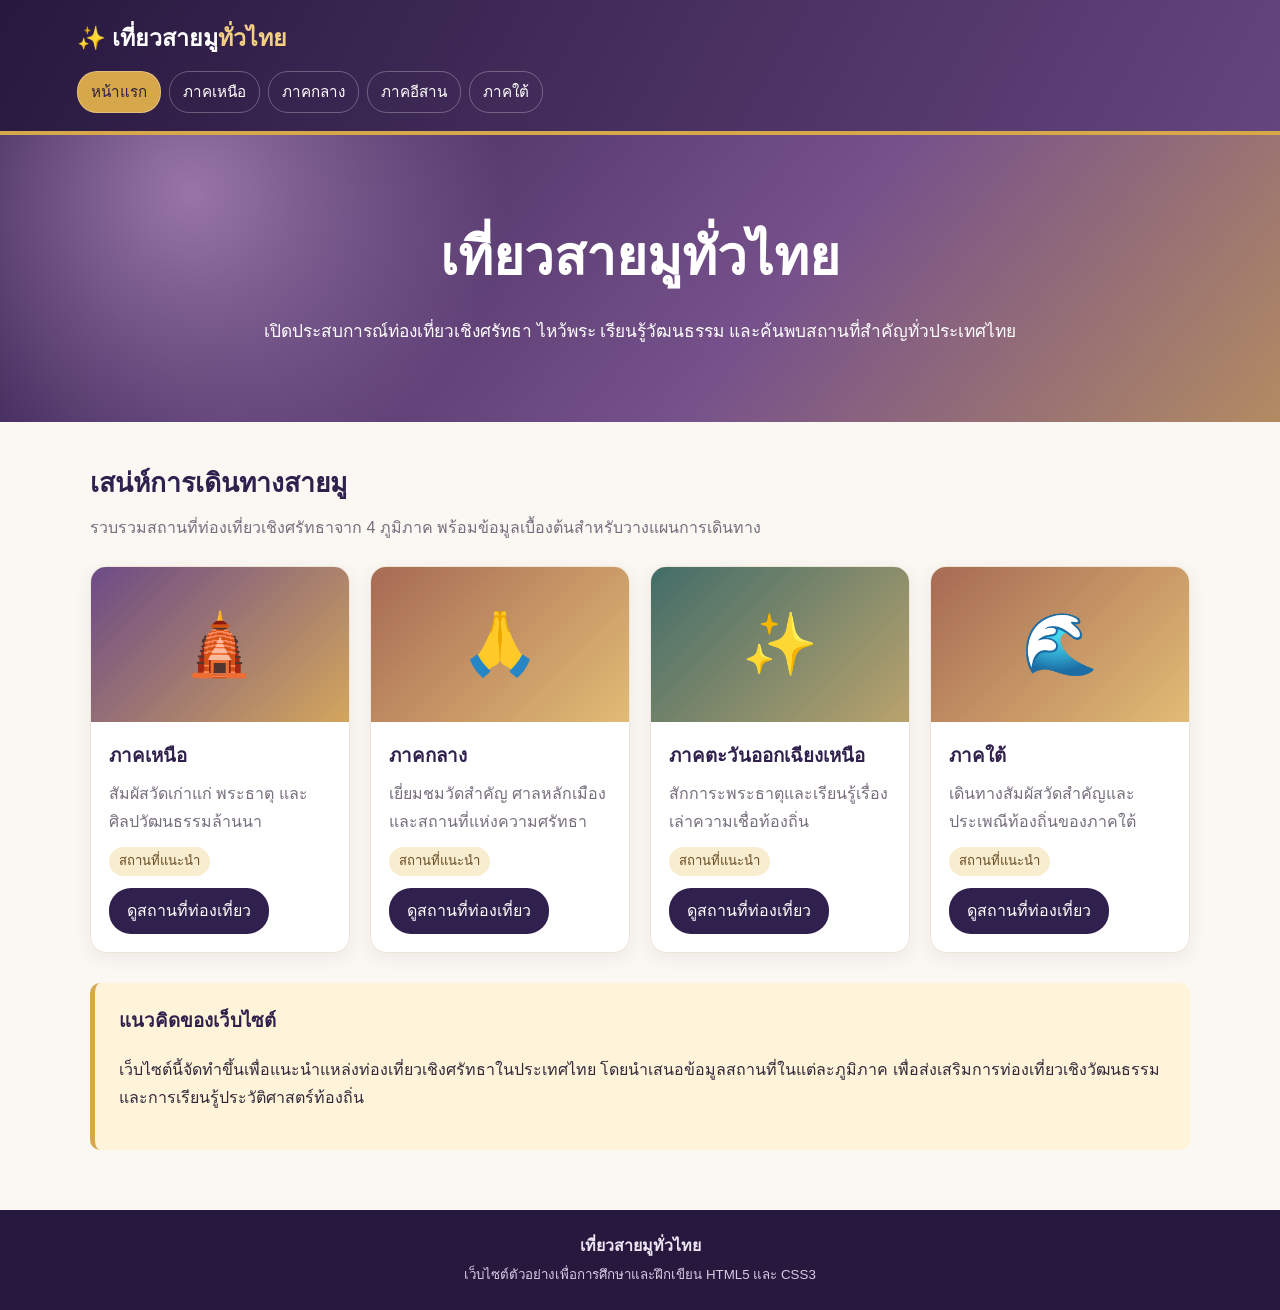
<file: index.html>
<!DOCTYPE html>
<html lang="th">
<head>
  <meta charset="UTF-8">
  <meta name="viewport" content="width=device-width, initial-scale=1.0">
  <meta name="description" content="เว็บไซต์แนะนำแหล่งท่องเที่ยวสายมูของประเทศไทย">
  <title>เที่ยวสายมูทั่วไทย | หน้าแรก</title>
  <link rel="stylesheet" href="style.css">
</head>
<body>
  <header>
    <div class="brand">✨ เที่ยวสายมู<span>ทั่วไทย</span></div>
    <nav aria-label="เมนูหลัก"><a class="active" href="index.html">หน้าแรก</a><a class="" href="north.html">ภาคเหนือ</a><a class="" href="central.html">ภาคกลาง</a><a class="" href="northeast.html">ภาคอีสาน</a><a class="" href="south.html">ภาคใต้</a></nav>
  </header>
  <section class="hero">
    <h1>เที่ยวสายมูทั่วไทย</h1>
    <p>เปิดประสบการณ์ท่องเที่ยวเชิงศรัทธา ไหว้พระ เรียนรู้วัฒนธรรม และค้นพบสถานที่สำคัญทั่วประเทศไทย</p>
  </section>
  <main class="container">
    <h2 class="section-title">เสน่ห์การเดินทางสายมู</h2>
    <p class="intro">รวบรวมสถานที่ท่องเที่ยวเชิงศรัทธาจาก 4 ภูมิภาค พร้อมข้อมูลเบื้องต้นสำหรับวางแผนการเดินทาง</p>
    <div class="cards"><article class="card"><div class="card-art" aria-hidden="true">🛕</div><div class="card-body"><h3>ภาคเหนือ</h3><p>สัมผัสวัดเก่าแก่ พระธาตุ และศิลปวัฒนธรรมล้านนา</p><span class="pill">สถานที่แนะนำ</span><br><a class="button" href="north.html">ดูสถานที่ท่องเที่ยว</a></div></article><article class="card"><div class="card-art" aria-hidden="true">🙏</div><div class="card-body"><h3>ภาคกลาง</h3><p>เยี่ยมชมวัดสำคัญ ศาลหลักเมือง และสถานที่แห่งความศรัทธา</p><span class="pill">สถานที่แนะนำ</span><br><a class="button" href="central.html">ดูสถานที่ท่องเที่ยว</a></div></article><article class="card"><div class="card-art" aria-hidden="true">✨</div><div class="card-body"><h3>ภาคตะวันออกเฉียงเหนือ</h3><p>สักการะพระธาตุและเรียนรู้เรื่องเล่าความเชื่อท้องถิ่น</p><span class="pill">สถานที่แนะนำ</span><br><a class="button" href="northeast.html">ดูสถานที่ท่องเที่ยว</a></div></article><article class="card"><div class="card-art" aria-hidden="true">🌊</div><div class="card-body"><h3>ภาคใต้</h3><p>เดินทางสัมผัสวัดสำคัญและประเพณีท้องถิ่นของภาคใต้</p><span class="pill">สถานที่แนะนำ</span><br><a class="button" href="south.html">ดูสถานที่ท่องเที่ยว</a></div></article></div>
    
    <div class="info"><h3>แนวคิดของเว็บไซต์</h3>
    <p>เว็บไซต์นี้จัดทำขึ้นเพื่อแนะนำแหล่งท่องเที่ยวเชิงศรัทธาในประเทศไทย โดยนำเสนอข้อมูลสถานที่ในแต่ละภูมิภาค เพื่อส่งเสริมการท่องเที่ยวเชิงวัฒนธรรมและการเรียนรู้ประวัติศาสตร์ท้องถิ่น</p>
    </div>
    
  </main>
  <footer>
    <strong>เที่ยวสายมูทั่วไทย</strong><br>
    <small>เว็บไซต์ตัวอย่างเพื่อการศึกษาและฝึกเขียน HTML5 และ CSS3</small>
  </footer>
</body>
</html>
</file>
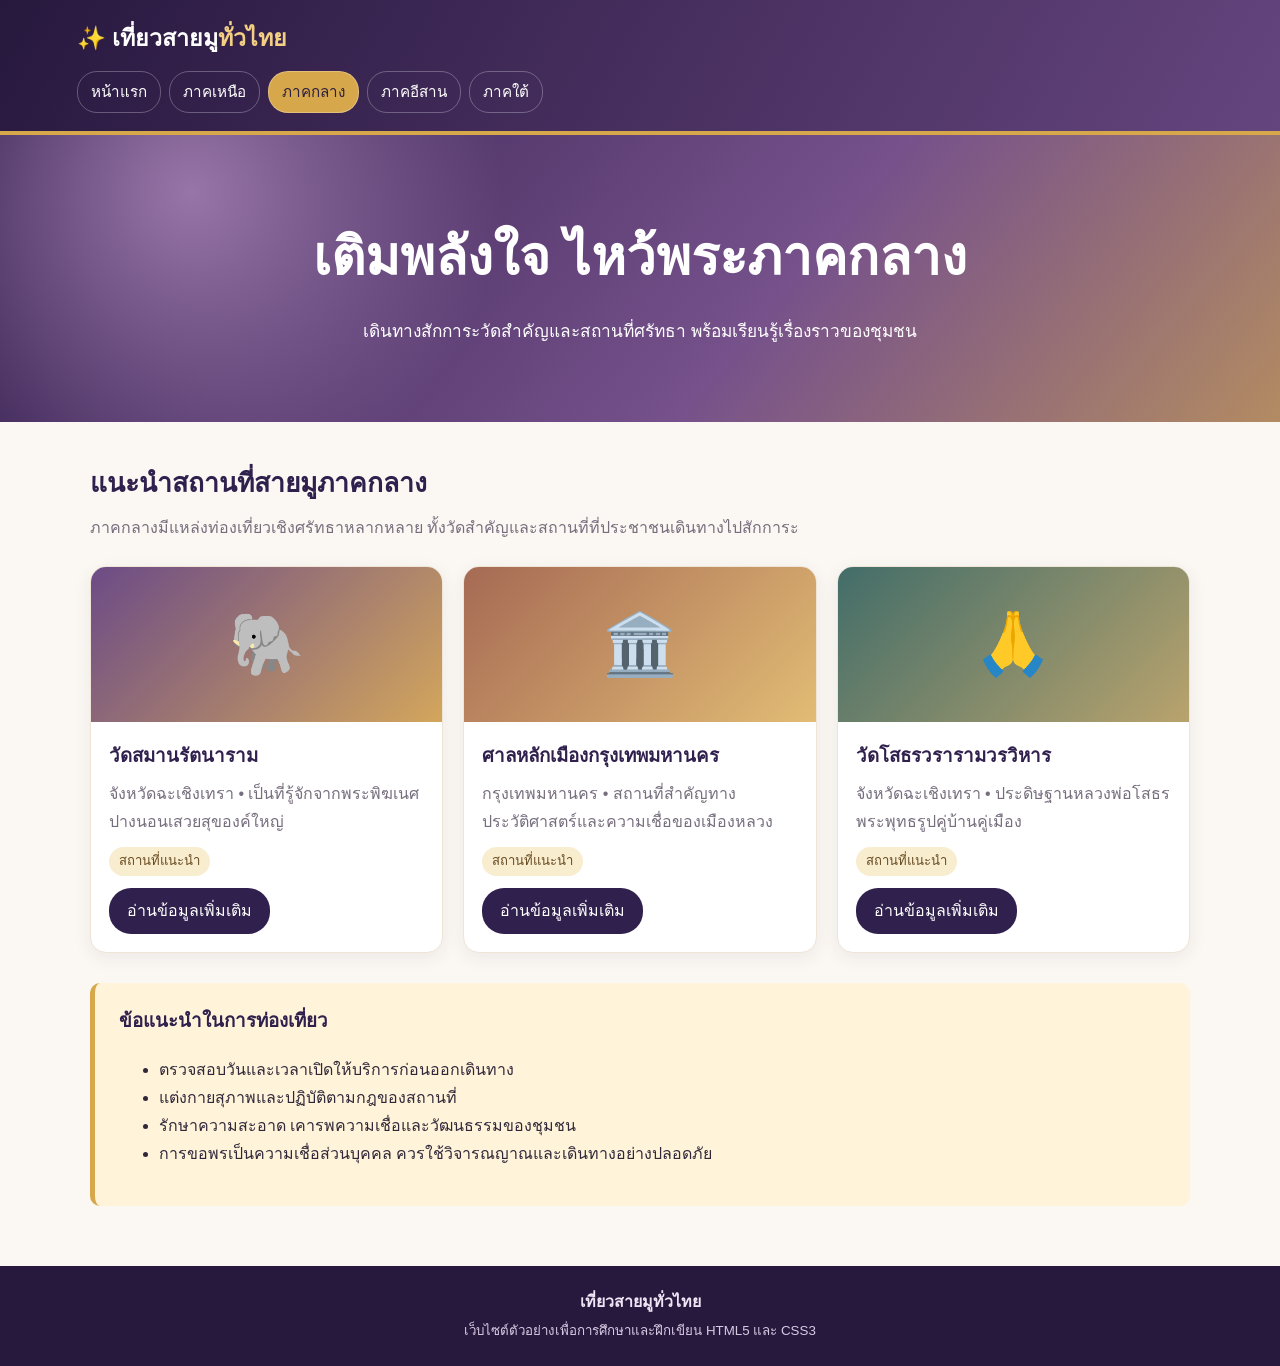
<file: central.html>
<!DOCTYPE html>
<html lang="th">
<head>
  <meta charset="UTF-8">
  <meta name="viewport" content="width=device-width, initial-scale=1.0">
  <meta name="description" content="เว็บไซต์แนะนำแหล่งท่องเที่ยวสายมูของประเทศไทย">
  <title>เที่ยวสายมู | ภาคกลาง</title>
  <link rel="stylesheet" href="style.css">
</head>
<body>
  <header>
    <div class="brand">✨ เที่ยวสายมู<span>ทั่วไทย</span></div>
    <nav aria-label="เมนูหลัก"><a class="" href="index.html">หน้าแรก</a><a class="" href="north.html">ภาคเหนือ</a><a class="active" href="central.html">ภาคกลาง</a><a class="" href="northeast.html">ภาคอีสาน</a><a class="" href="south.html">ภาคใต้</a></nav>
  </header>
  <section class="hero">
    <h1>เติมพลังใจ ไหว้พระภาคกลาง</h1>
    <p>เดินทางสักการะวัดสำคัญและสถานที่ศรัทธา พร้อมเรียนรู้เรื่องราวของชุมชน</p>
  </section>
  <main class="container">
    <h2 class="section-title">แนะนำสถานที่สายมูภาคกลาง</h2>
    <p class="intro">ภาคกลางมีแหล่งท่องเที่ยวเชิงศรัทธาหลากหลาย ทั้งวัดสำคัญและสถานที่ที่ประชาชนเดินทางไปสักการะ</p>
    <div class="cards"><article class="card"><div class="card-art" aria-hidden="true">🐘</div><div class="card-body"><h3>วัดสมานรัตนาราม</h3><p>จังหวัดฉะเชิงเทรา • เป็นที่รู้จักจากพระพิฆเนศปางนอนเสวยสุของค์ใหญ่</p><span class="pill">สถานที่แนะนำ</span><br><a class="button" href="https://th.wikipedia.org/wiki/วัดสมานรัตนาราม" target="_blank" rel="noopener">อ่านข้อมูลเพิ่มเติม</a></div></article><article class="card"><div class="card-art" aria-hidden="true">🏛️</div><div class="card-body"><h3>ศาลหลักเมืองกรุงเทพมหานคร</h3><p>กรุงเทพมหานคร • สถานที่สำคัญทางประวัติศาสตร์และความเชื่อของเมืองหลวง</p><span class="pill">สถานที่แนะนำ</span><br><a class="button" href="https://th.wikipedia.org/wiki/ศาลหลักเมืองกรุงเทพมหานคร" target="_blank" rel="noopener">อ่านข้อมูลเพิ่มเติม</a></div></article><article class="card"><div class="card-art" aria-hidden="true">🙏</div><div class="card-body"><h3>วัดโสธรวรารามวรวิหาร</h3><p>จังหวัดฉะเชิงเทรา • ประดิษฐานหลวงพ่อโสธร พระพุทธรูปคู่บ้านคู่เมือง</p><span class="pill">สถานที่แนะนำ</span><br><a class="button" href="https://th.wikipedia.org/wiki/วัดโสธรวรารามวรวิหาร" target="_blank" rel="noopener">อ่านข้อมูลเพิ่มเติม</a></div></article></div>
    
    <div class="info"><h3>ข้อแนะนำในการท่องเที่ยว</h3>
    <ul><li>ตรวจสอบวันและเวลาเปิดให้บริการก่อนออกเดินทาง</li>
    <li>แต่งกายสุภาพและปฏิบัติตามกฎของสถานที่</li>
    <li>รักษาความสะอาด เคารพความเชื่อและวัฒนธรรมของชุมชน</li>
    <li>การขอพรเป็นความเชื่อส่วนบุคคล ควรใช้วิจารณญาณและเดินทางอย่างปลอดภัย</li></ul></div>
    
  </main>
  <footer>
    <strong>เที่ยวสายมูทั่วไทย</strong><br>
    <small>เว็บไซต์ตัวอย่างเพื่อการศึกษาและฝึกเขียน HTML5 และ CSS3</small>
  </footer>
</body>
</html>
</file>
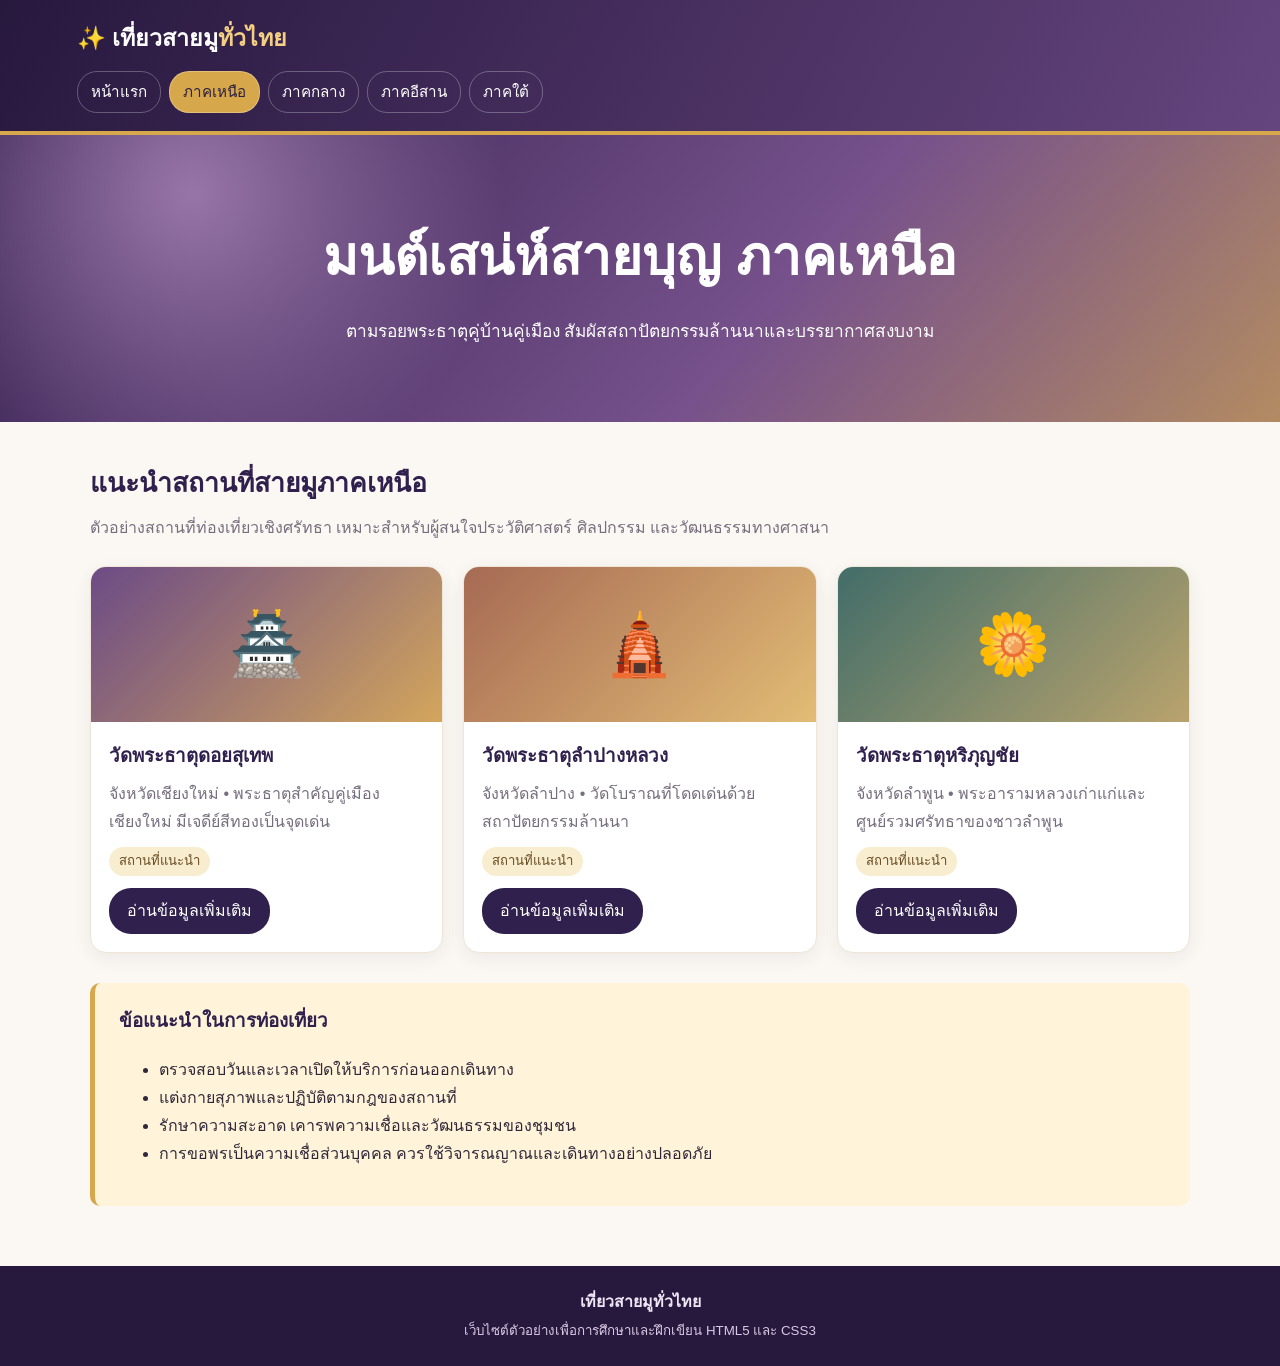
<file: north.html>
<!DOCTYPE html>
<html lang="th">
<head>
  <meta charset="UTF-8">
  <meta name="viewport" content="width=device-width, initial-scale=1.0">
  <meta name="description" content="เว็บไซต์แนะนำแหล่งท่องเที่ยวสายมูของประเทศไทย">
  <title>เที่ยวสายมู | ภาคเหนือ</title>
  <link rel="stylesheet" href="style.css">
</head>
<body>
  <header>
    <div class="brand">✨ เที่ยวสายมู<span>ทั่วไทย</span></div>
    <nav aria-label="เมนูหลัก"><a class="" href="index.html">หน้าแรก</a><a class="active" href="north.html">ภาคเหนือ</a><a class="" href="central.html">ภาคกลาง</a><a class="" href="northeast.html">ภาคอีสาน</a><a class="" href="south.html">ภาคใต้</a></nav>
  </header>
  <section class="hero">
    <h1>มนต์เสน่ห์สายบุญ ภาคเหนือ</h1>
    <p>ตามรอยพระธาตุคู่บ้านคู่เมือง สัมผัสสถาปัตยกรรมล้านนาและบรรยากาศสงบงาม</p>
  </section>
  <main class="container">
    <h2 class="section-title">แนะนำสถานที่สายมูภาคเหนือ</h2>
    <p class="intro">ตัวอย่างสถานที่ท่องเที่ยวเชิงศรัทธา เหมาะสำหรับผู้สนใจประวัติศาสตร์ ศิลปกรรม และวัฒนธรรมทางศาสนา</p>
    <div class="cards"><article class="card"><div class="card-art" aria-hidden="true">🏯</div><div class="card-body"><h3>วัดพระธาตุดอยสุเทพ</h3><p>จังหวัดเชียงใหม่ • พระธาตุสำคัญคู่เมืองเชียงใหม่ มีเจดีย์สีทองเป็นจุดเด่น</p><span class="pill">สถานที่แนะนำ</span><br><a class="button" href="https://th.wikipedia.org/wiki/วัดพระธาตุดอยสุเทพราชวรวิหาร" target="_blank" rel="noopener">อ่านข้อมูลเพิ่มเติม</a></div></article><article class="card"><div class="card-art" aria-hidden="true">🛕</div><div class="card-body"><h3>วัดพระธาตุลำปางหลวง</h3><p>จังหวัดลำปาง • วัดโบราณที่โดดเด่นด้วยสถาปัตยกรรมล้านนา</p><span class="pill">สถานที่แนะนำ</span><br><a class="button" href="https://th.wikipedia.org/wiki/วัดพระธาตุลำปางหลวง" target="_blank" rel="noopener">อ่านข้อมูลเพิ่มเติม</a></div></article><article class="card"><div class="card-art" aria-hidden="true">🌼</div><div class="card-body"><h3>วัดพระธาตุหริภุญชัย</h3><p>จังหวัดลำพูน • พระอารามหลวงเก่าแก่และศูนย์รวมศรัทธาของชาวลำพูน</p><span class="pill">สถานที่แนะนำ</span><br><a class="button" href="https://th.wikipedia.org/wiki/วัดพระธาตุหริภุญชัย" target="_blank" rel="noopener">อ่านข้อมูลเพิ่มเติม</a></div></article></div>
    
    <div class="info"><h3>ข้อแนะนำในการท่องเที่ยว</h3>
    <ul><li>ตรวจสอบวันและเวลาเปิดให้บริการก่อนออกเดินทาง</li>
    <li>แต่งกายสุภาพและปฏิบัติตามกฎของสถานที่</li>
    <li>รักษาความสะอาด เคารพความเชื่อและวัฒนธรรมของชุมชน</li>
    <li>การขอพรเป็นความเชื่อส่วนบุคคล ควรใช้วิจารณญาณและเดินทางอย่างปลอดภัย</li></ul></div>
    
  </main>
  <footer>
    <strong>เที่ยวสายมูทั่วไทย</strong><br>
    <small>เว็บไซต์ตัวอย่างเพื่อการศึกษาและฝึกเขียน HTML5 และ CSS3</small>
  </footer>
</body>
</html>
</file>
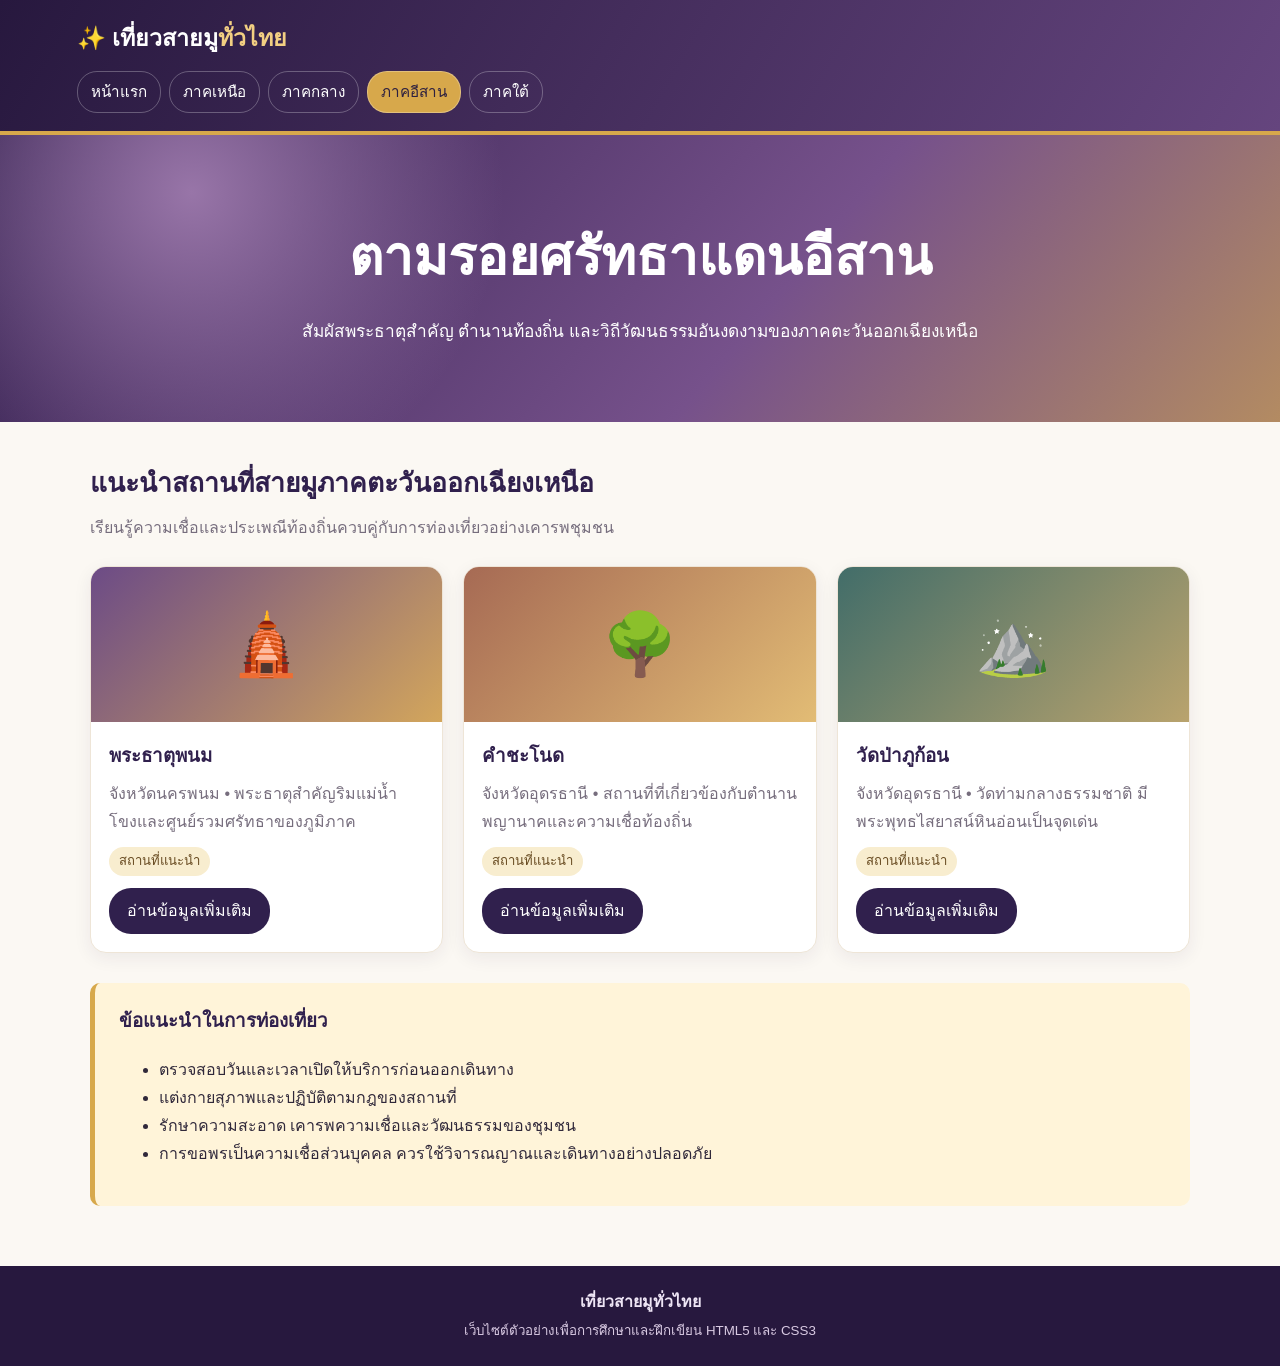
<file: northeast.html>
<!DOCTYPE html>
<html lang="th">
<head>
  <meta charset="UTF-8">
  <meta name="viewport" content="width=device-width, initial-scale=1.0">
  <meta name="description" content="เว็บไซต์แนะนำแหล่งท่องเที่ยวสายมูของประเทศไทย">
  <title>เที่ยวสายมู | ภาคตะวันออกเฉียงเหนือ</title>
  <link rel="stylesheet" href="style.css">
</head>
<body>
  <header>
    <div class="brand">✨ เที่ยวสายมู<span>ทั่วไทย</span></div>
    <nav aria-label="เมนูหลัก"><a class="" href="index.html">หน้าแรก</a><a class="" href="north.html">ภาคเหนือ</a><a class="" href="central.html">ภาคกลาง</a><a class="active" href="northeast.html">ภาคอีสาน</a><a class="" href="south.html">ภาคใต้</a></nav>
  </header>
  <section class="hero">
    <h1>ตามรอยศรัทธาแดนอีสาน</h1>
    <p>สัมผัสพระธาตุสำคัญ ตำนานท้องถิ่น และวิถีวัฒนธรรมอันงดงามของภาคตะวันออกเฉียงเหนือ</p>
  </section>
  <main class="container">
    <h2 class="section-title">แนะนำสถานที่สายมูภาคตะวันออกเฉียงเหนือ</h2>
    <p class="intro">เรียนรู้ความเชื่อและประเพณีท้องถิ่นควบคู่กับการท่องเที่ยวอย่างเคารพชุมชน</p>
    <div class="cards"><article class="card"><div class="card-art" aria-hidden="true">🛕</div><div class="card-body"><h3>พระธาตุพนม</h3><p>จังหวัดนครพนม • พระธาตุสำคัญริมแม่น้ำโขงและศูนย์รวมศรัทธาของภูมิภาค</p><span class="pill">สถานที่แนะนำ</span><br><a class="button" href="https://th.wikipedia.org/wiki/พระธาตุพนม" target="_blank" rel="noopener">อ่านข้อมูลเพิ่มเติม</a></div></article><article class="card"><div class="card-art" aria-hidden="true">🌳</div><div class="card-body"><h3>คำชะโนด</h3><p>จังหวัดอุดรธานี • สถานที่ที่เกี่ยวข้องกับตำนานพญานาคและความเชื่อท้องถิ่น</p><span class="pill">สถานที่แนะนำ</span><br><a class="button" href="https://th.wikipedia.org/wiki/คำชะโนด" target="_blank" rel="noopener">อ่านข้อมูลเพิ่มเติม</a></div></article><article class="card"><div class="card-art" aria-hidden="true">⛰️</div><div class="card-body"><h3>วัดป่าภูก้อน</h3><p>จังหวัดอุดรธานี • วัดท่ามกลางธรรมชาติ มีพระพุทธไสยาสน์หินอ่อนเป็นจุดเด่น</p><span class="pill">สถานที่แนะนำ</span><br><a class="button" href="https://th.wikipedia.org/wiki/วัดป่าภูก้อน" target="_blank" rel="noopener">อ่านข้อมูลเพิ่มเติม</a></div></article></div>
    
    <div class="info"><h3>ข้อแนะนำในการท่องเที่ยว</h3>
    <ul><li>ตรวจสอบวันและเวลาเปิดให้บริการก่อนออกเดินทาง</li>
    <li>แต่งกายสุภาพและปฏิบัติตามกฎของสถานที่</li>
    <li>รักษาความสะอาด เคารพความเชื่อและวัฒนธรรมของชุมชน</li>
    <li>การขอพรเป็นความเชื่อส่วนบุคคล ควรใช้วิจารณญาณและเดินทางอย่างปลอดภัย</li></ul></div>
    
  </main>
  <footer>
    <strong>เที่ยวสายมูทั่วไทย</strong><br>
    <small>เว็บไซต์ตัวอย่างเพื่อการศึกษาและฝึกเขียน HTML5 และ CSS3</small>
  </footer>
</body>
</html>
</file>
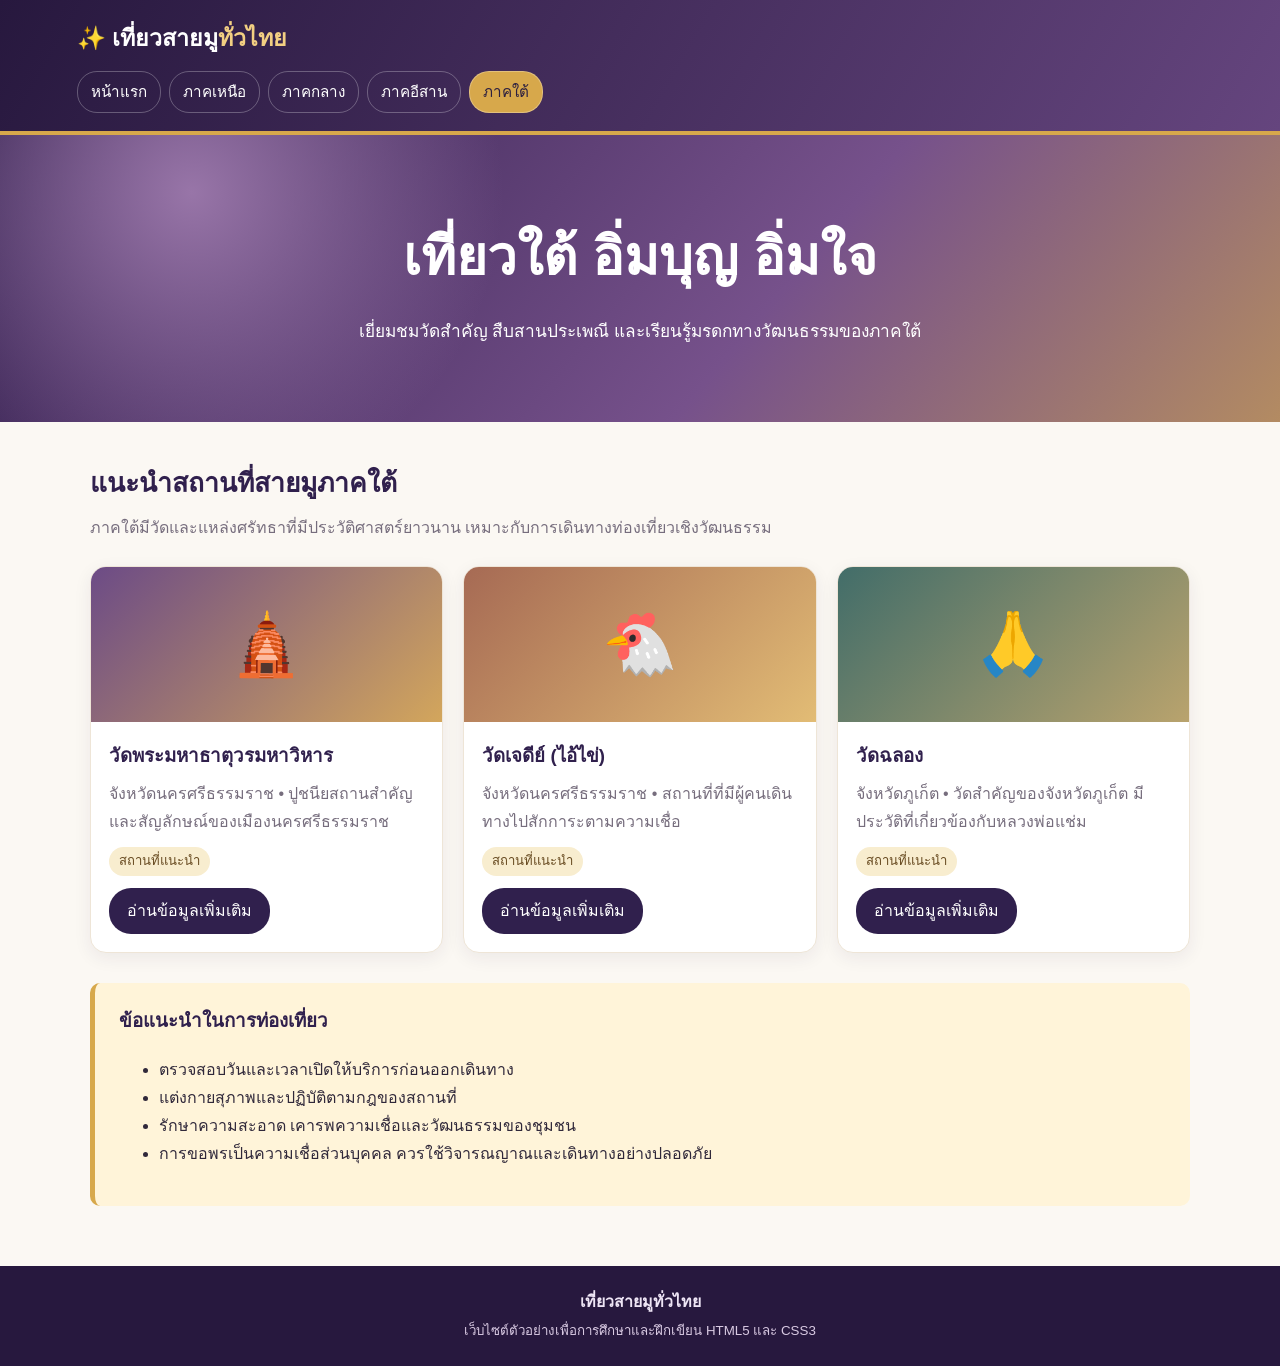
<file: south.html>
<!DOCTYPE html>
<html lang="th">
<head>
  <meta charset="UTF-8">
  <meta name="viewport" content="width=device-width, initial-scale=1.0">
  <meta name="description" content="เว็บไซต์แนะนำแหล่งท่องเที่ยวสายมูของประเทศไทย">
  <title>เที่ยวสายมู | ภาคใต้</title>
  <link rel="stylesheet" href="style.css">
</head>
<body>
  <header>
    <div class="brand">✨ เที่ยวสายมู<span>ทั่วไทย</span></div>
    <nav aria-label="เมนูหลัก"><a class="" href="index.html">หน้าแรก</a><a class="" href="north.html">ภาคเหนือ</a><a class="" href="central.html">ภาคกลาง</a><a class="" href="northeast.html">ภาคอีสาน</a><a class="active" href="south.html">ภาคใต้</a></nav>
  </header>
  <section class="hero">
    <h1>เที่ยวใต้ อิ่มบุญ อิ่มใจ</h1>
    <p>เยี่ยมชมวัดสำคัญ สืบสานประเพณี และเรียนรู้มรดกทางวัฒนธรรมของภาคใต้</p>
  </section>
  <main class="container">
    <h2 class="section-title">แนะนำสถานที่สายมูภาคใต้</h2>
    <p class="intro">ภาคใต้มีวัดและแหล่งศรัทธาที่มีประวัติศาสตร์ยาวนาน เหมาะกับการเดินทางท่องเที่ยวเชิงวัฒนธรรม</p>
    <div class="cards"><article class="card"><div class="card-art" aria-hidden="true">🛕</div><div class="card-body"><h3>วัดพระมหาธาตุวรมหาวิหาร</h3><p>จังหวัดนครศรีธรรมราช • ปูชนียสถานสำคัญและสัญลักษณ์ของเมืองนครศรีธรรมราช</p><span class="pill">สถานที่แนะนำ</span><br><a class="button" href="https://th.wikipedia.org/wiki/วัดพระมหาธาตุวรมหาวิหาร" target="_blank" rel="noopener">อ่านข้อมูลเพิ่มเติม</a></div></article><article class="card"><div class="card-art" aria-hidden="true">🐔</div><div class="card-body"><h3>วัดเจดีย์ (ไอ้ไข่)</h3><p>จังหวัดนครศรีธรรมราช • สถานที่ที่มีผู้คนเดินทางไปสักการะตามความเชื่อ</p><span class="pill">สถานที่แนะนำ</span><br><a class="button" href="https://th.wikipedia.org/wiki/วัดเจดีย์_(นครศรีธรรมราช)" target="_blank" rel="noopener">อ่านข้อมูลเพิ่มเติม</a></div></article><article class="card"><div class="card-art" aria-hidden="true">🙏</div><div class="card-body"><h3>วัดฉลอง</h3><p>จังหวัดภูเก็ต • วัดสำคัญของจังหวัดภูเก็ต มีประวัติที่เกี่ยวข้องกับหลวงพ่อแช่ม</p><span class="pill">สถานที่แนะนำ</span><br><a class="button" href="https://th.wikipedia.org/wiki/วัดไชยธาราราม" target="_blank" rel="noopener">อ่านข้อมูลเพิ่มเติม</a></div></article></div>
    
    <div class="info"><h3>ข้อแนะนำในการท่องเที่ยว</h3>
    <ul><li>ตรวจสอบวันและเวลาเปิดให้บริการก่อนออกเดินทาง</li>
    <li>แต่งกายสุภาพและปฏิบัติตามกฎของสถานที่</li>
    <li>รักษาความสะอาด เคารพความเชื่อและวัฒนธรรมของชุมชน</li>
    <li>การขอพรเป็นความเชื่อส่วนบุคคล ควรใช้วิจารณญาณและเดินทางอย่างปลอดภัย</li></ul></div>
    
  </main>
  <footer>
    <strong>เที่ยวสายมูทั่วไทย</strong><br>
    <small>เว็บไซต์ตัวอย่างเพื่อการศึกษาและฝึกเขียน HTML5 และ CSS3</small>
  </footer>
</body>
</html>
</file>
<file: style.css>
*{box-sizing:border-box}
:root{--gold:#d7a84b;--deep:#30204d;--purple:#65457e;--cream:#fffaf0;--ink:#30283a;--muted:#766d7d}
body{margin:0;font-family:Tahoma,"Noto Sans Thai",sans-serif;color:var(--ink);background:#fbf8f3;line-height:1.75}
header{color:white;background:linear-gradient(120deg,#27183e,#65457e);padding:18px 6%;border-bottom:4px solid var(--gold)}
.brand{font-size:1.45rem;font-weight:bold}.brand span{color:#f2cf82}
nav{display:flex;flex-wrap:wrap;gap:8px;margin-top:12px}
nav a{color:white;text-decoration:none;padding:7px 13px;border:1px solid #ffffff45;border-radius:20px;font-size:.95rem}
nav a:hover,nav a.active{background:var(--gold);color:#2d2040}
.hero{padding:76px 7%;color:white;text-align:center;background:radial-gradient(circle at 15% 20%,#9875a8 0,transparent 28%),linear-gradient(130deg,#33204e,#76518b 60%,#b38b62)}
.hero h1{font-size:clamp(2rem,5vw,3.3rem);margin:0 0 12px}.hero p{max-width:760px;margin:auto;font-size:1.08rem}
.container{width:min(1100px,90%);margin:38px auto 60px}
.section-title{color:var(--deep);margin-bottom:8px;font-size:1.65rem}.intro{color:var(--muted);margin-top:0}
.cards{display:grid;grid-template-columns:repeat(auto-fit,minmax(230px,1fr));gap:20px;margin-top:24px}
.card{background:white;border-radius:16px;overflow:hidden;box-shadow:0 5px 18px #2d204012;border:1px solid #eee5d7}
.card-art{min-height:155px;display:grid;place-items:center;color:white;font-size:3.8rem;background:linear-gradient(135deg,#6c4b86,#d3a65c)}
.card:nth-child(2n) .card-art{background:linear-gradient(135deg,#a66a54,#e2bc75)}
.card:nth-child(3n) .card-art{background:linear-gradient(135deg,#426d69,#b9a36d)}
.card-body{padding:18px}.card h3{margin:0 0 7px;color:var(--deep)}.card p{margin:0 0 10px;color:var(--muted)}
.pill{display:inline-block;font-size:.82rem;color:#674a20;background:#f8edcf;padding:3px 10px;border-radius:20px}
.info{margin-top:30px;padding:22px 24px;border-left:5px solid var(--gold);background:#fff4d9;border-radius:10px}
.info h3{margin-top:0;color:var(--deep)}
.button{display:inline-block;margin-top:12px;padding:9px 18px;border-radius:22px;background:var(--deep);color:white;text-decoration:none}
.button:hover{background:#805b9d}
footer{background:#27183e;color:#eee5f5;text-align:center;padding:22px 6%}footer small{color:#d8c9e2}
@media(max-width:600px){header{padding:16px 5%}nav{gap:6px}nav a{font-size:.85rem;padding:6px 10px}.hero{padding:55px 6%}.container{width:92%;margin-top:28px}}
</file>
